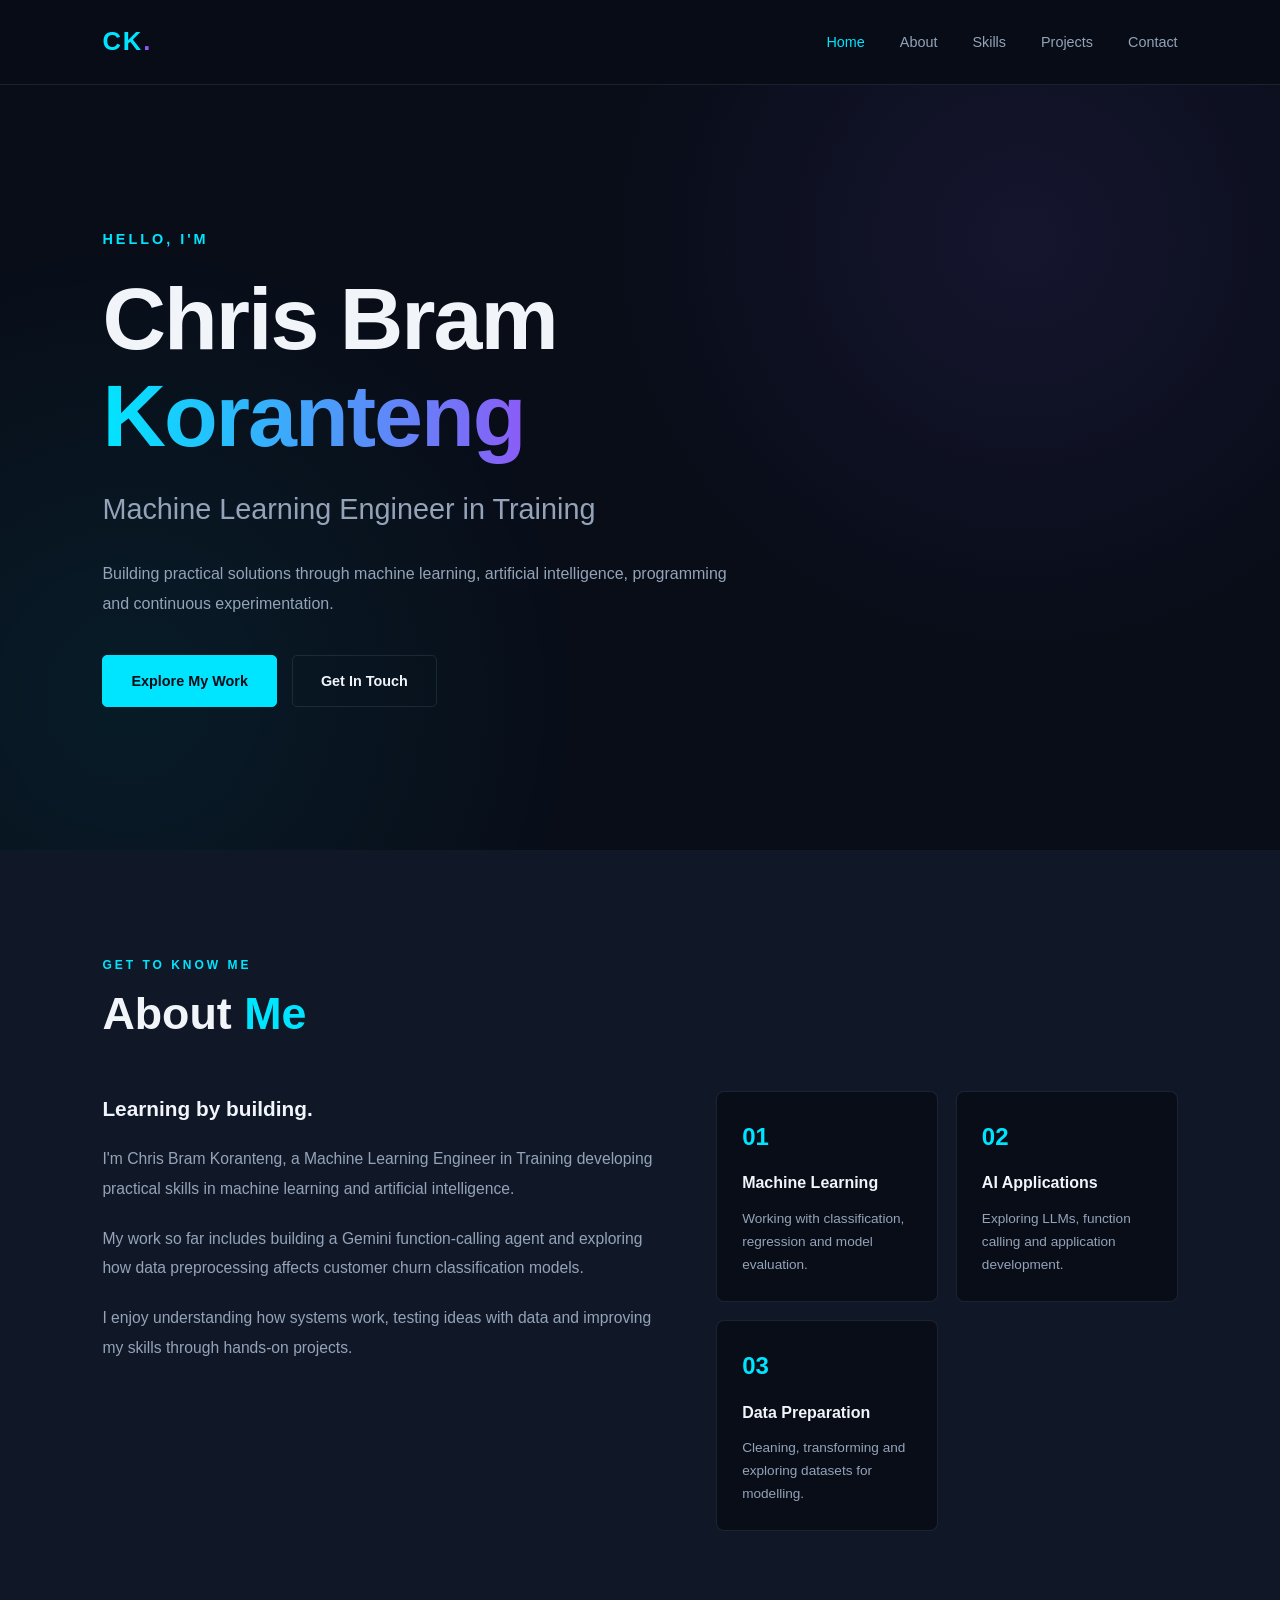
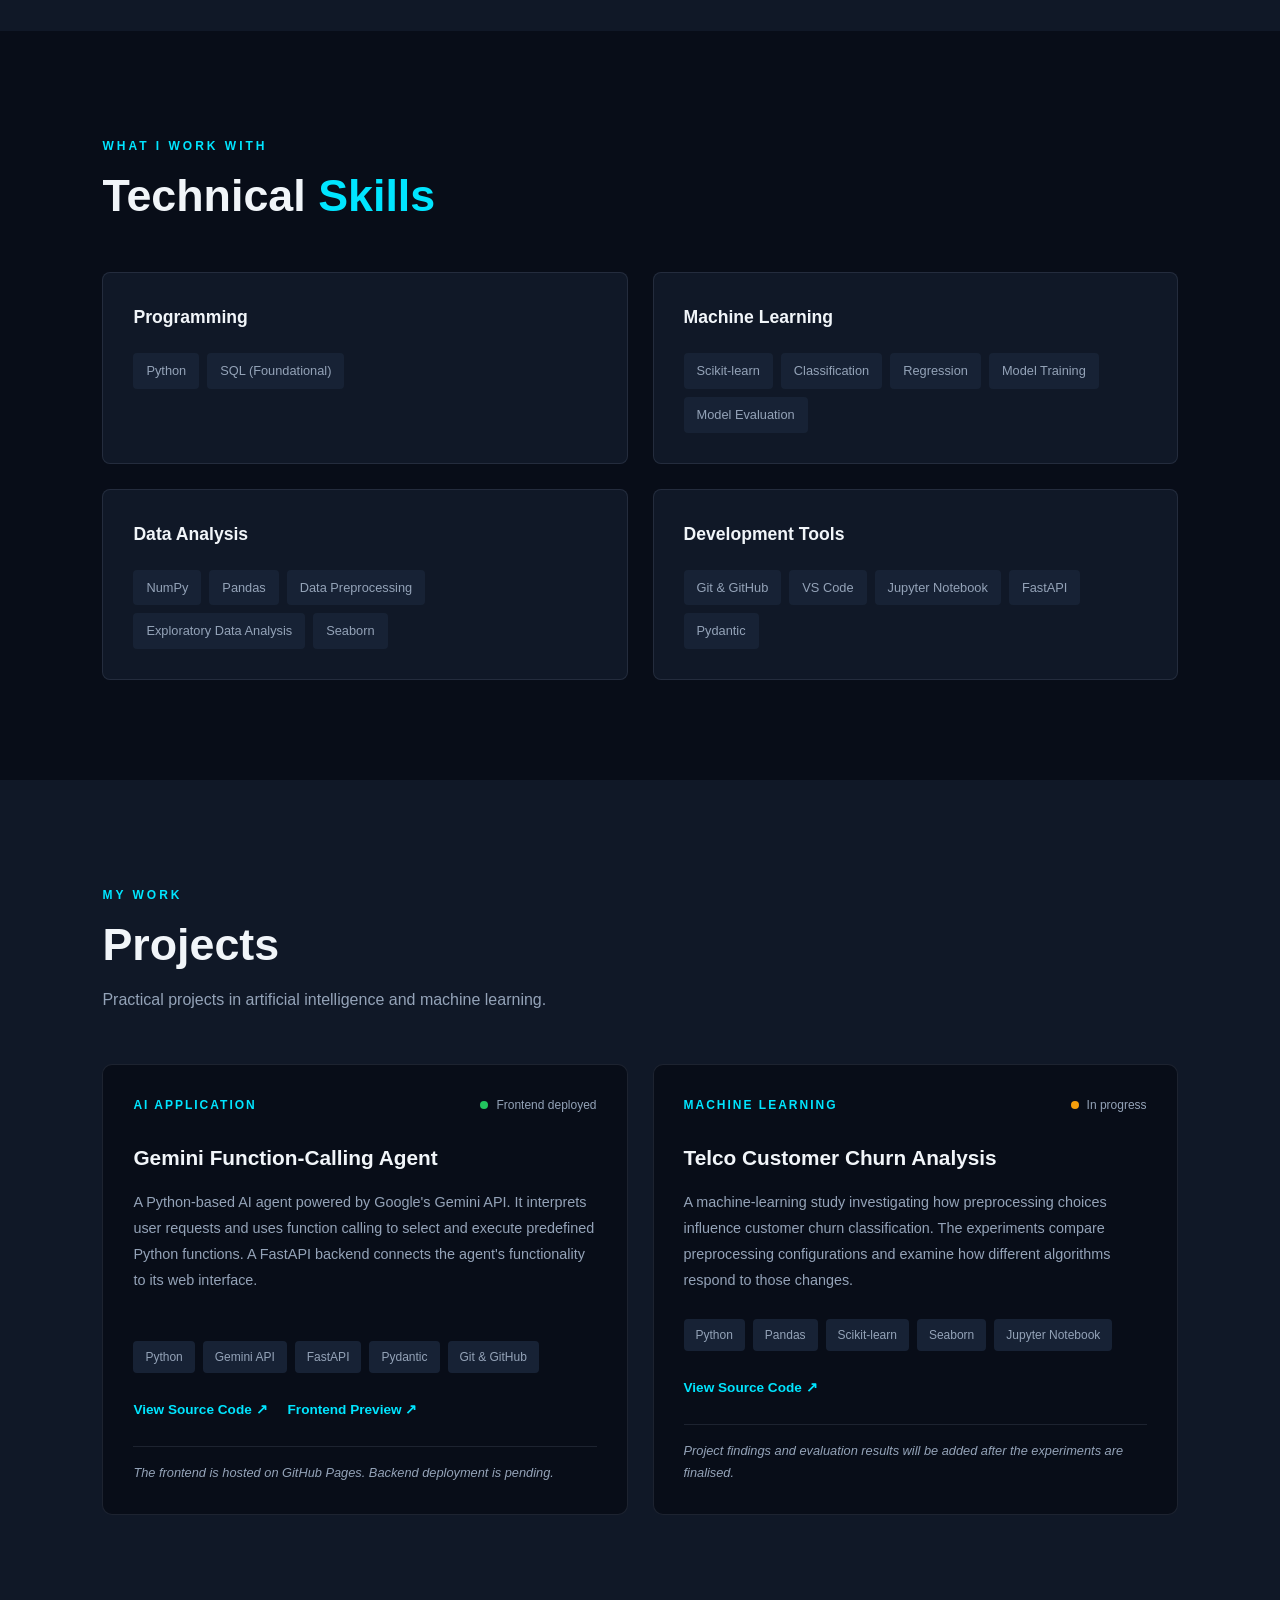
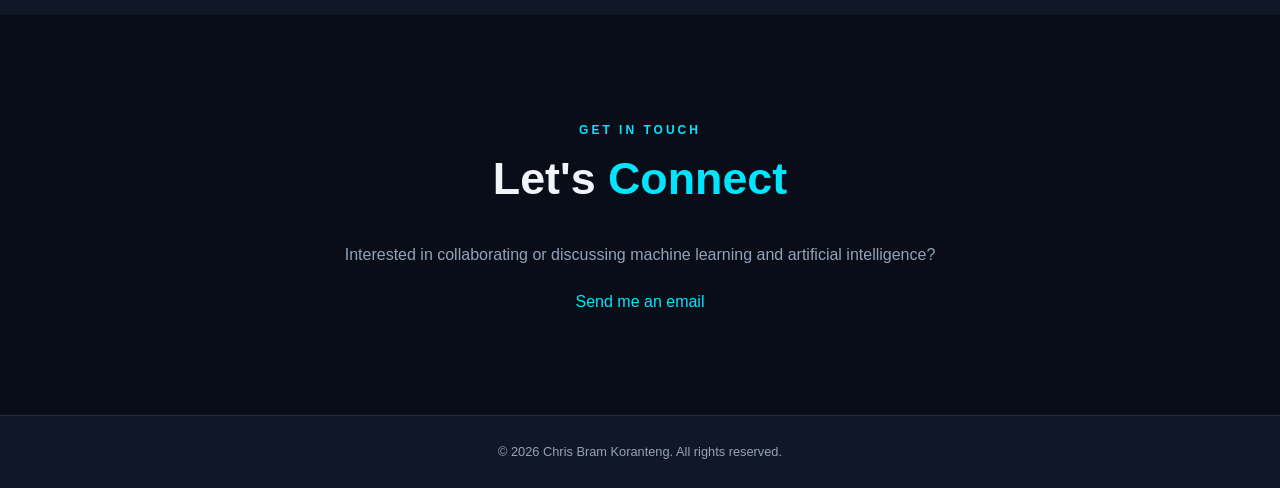
<file: index.html>
<!DOCTYPE html>
<html lang="en">
<head>
    <meta charset="UTF-8">
    <meta name="viewport" content="width=device-width, initial-scale=1.0">
    <meta name="description" content="Chris Bram Koranteng — Machine Learning Engineer in Training, building practical projects in machine learning and artificial intelligence.">

    <title>Chris Bram Koranteng | Machine Learning Engineer in Training</title>
    <link rel="stylesheet" href="style.css">
</head>

<body>

<header>
    <nav class="navbar" aria-label="Main navigation">
        <a href="#home" class="logo">CK<span>.</span></a>

        <ul class="nav-links">
            <li><a href="#home">Home</a></li>
            <li><a href="#about">About</a></li>
            <li><a href="#skills">Skills</a></li>
            <li><a href="#projects">Projects</a></li>
            <li><a href="#contact">Contact</a></li>
        </ul>
    </nav>
</header>

<main>

    <!-- Hero -->
    <section id="home" class="hero">
        <div class="hero-content">

            <p class="intro">HELLO, I'M</p>

            <h1>Chris Bram <span>Koranteng</span></h1>

            <h2>Machine Learning Engineer in Training</h2>

            <p class="hero-description">
                Building practical solutions through machine learning,
                artificial intelligence, programming and continuous experimentation.
            </p>

            <div class="hero-buttons">
                <a href="#projects" class="btn primary-btn">Explore My Work</a>
                <a href="#contact" class="btn secondary-btn">Get In Touch</a>
            </div>

        </div>
    </section>

    <!-- About -->
    <section id="about" class="about-section">

        <div class="section-heading">
            <span class="section-label">GET TO KNOW ME</span>
            <h2>About <span>Me</span></h2>
        </div>

        <div class="about-container">

            <div class="about-text">

                <h3>Learning by building.</h3>

                <p>
                    I'm Chris Bram Koranteng, a Machine Learning Engineer
                    in Training developing practical skills in machine
                    learning and artificial intelligence.
                </p>

                <p>
                    My work so far includes building a Gemini function-calling
                    agent and exploring how data preprocessing affects
                    customer churn classification models.
                </p>

                <p>
                    I enjoy understanding how systems work, testing ideas
                    with data and improving my skills through hands-on projects.
                </p>

            </div>

            <div class="about-details">

                <article class="detail-card">
                    <span class="detail-number">01</span>
                    <div>
                        <h4>Machine Learning</h4>
                        <p>Working with classification, regression and model evaluation.</p>
                    </div>
                </article>

                <article class="detail-card">
                    <span class="detail-number">02</span>
                    <div>
                        <h4>AI Applications</h4>
                        <p>Exploring LLMs, function calling and application development.</p>
                    </div>
                </article>

                <article class="detail-card">
                    <span class="detail-number">03</span>
                    <div>
                        <h4>Data Preparation</h4>
                        <p>Cleaning, transforming and exploring datasets for modelling.</p>
                    </div>
                </article>

            </div>
        </div>
    </section>

    <!-- Skills -->
    <section id="skills" class="skills-section">

        <div class="section-heading">
            <span class="section-label">WHAT I WORK WITH</span>
            <h2>Technical <span>Skills</span></h2>
        </div>

        <div class="skills-grid">

            <div class="skill-card">
                <h3>Programming</h3>
                <ul>
                    <li>Python</li>
                    <li>SQL (Foundational)</li>
                </ul>
            </div>

            <div class="skill-card">
                <h3>Machine Learning</h3>
                <ul>
                    <li>Scikit-learn</li>
                    <li>Classification</li>
                    <li>Regression</li>
                    <li>Model Training</li>
                    <li>Model Evaluation</li>
                </ul>
            </div>

            <div class="skill-card">
                <h3>Data Analysis</h3>
                <ul>
                    <li>NumPy</li>
                    <li>Pandas</li>
                    <li>Data Preprocessing</li>
                    <li>Exploratory Data Analysis</li>
                    <li>Seaborn</li>
                </ul>
            </div>

            <div class="skill-card">
                <h3>Development Tools</h3>
                <ul>
                    <li>Git &amp; GitHub</li>
                    <li>VS Code</li>
                    <li>Jupyter Notebook</li>
                    <li>FastAPI</li>
                    <li>Pydantic</li>
                </ul>
            </div>

        </div>
    </section>

    <!-- Projects -->
    <section id="projects" class="projects-section">

        <div class="container">

            <div class="section-heading">
                <span class="section-label">MY WORK</span>
                <h2>Projects</h2>
                <p>Practical projects in artificial intelligence and machine learning.</p>
            </div>

            <div class="projects-grid">

                <!-- Project 1 -->
                <article class="project-card">

                    <div class="project-top">
                        <span class="project-category">AI APPLICATION</span>

                        <span class="project-status">
                            <span class="status-dot"></span>
                            Frontend deployed
                        </span>
                    </div>

                    <h3>Gemini Function-Calling Agent</h3>

                    <p class="project-description">
                        A Python-based AI agent powered by Google's Gemini API.
                        It interprets user requests and uses function calling
                        to select and execute predefined Python functions.
                        A FastAPI backend connects the agent's functionality
                        to its web interface.
                    </p>

                    <div class="project-tech">
                        <span>Python</span>
                        <span>Gemini API</span>
                        <span>FastAPI</span>
                        <span>Pydantic</span>
                        <span>Git &amp; GitHub</span>
                    </div>

                    <div class="project-links">
                        <a href="https://github.com/ckkoranteng16-spec/first-agent"
                           target="_blank" rel="noopener noreferrer">
                            View Source Code ↗
                        </a>

                        <a href="https://ckkoranteng16-spec.github.io/first-agent/"
                           target="_blank" rel="noopener noreferrer">
                            Frontend Preview ↗
                        </a>
                    </div>

                    <p class="project-note">
                        The frontend is hosted on GitHub Pages.
                        Backend deployment is pending.
                    </p>

                </article>

                <!-- Project 2 -->
                <article class="project-card">

                    <div class="project-top">
                        <span class="project-category">MACHINE LEARNING</span>

                        <span class="project-status">
                            <span class="status-dot status-dot-progress"></span>
                            In progress
                        </span>
                    </div>

                    <h3>Telco Customer Churn Analysis</h3>

                    <p class="project-description">
                        A machine-learning study investigating how preprocessing
                        choices influence customer churn classification.
                        The experiments compare preprocessing configurations
                        and examine how different algorithms respond to those changes.
                    </p>

                    <div class="project-tech">
                        <span>Python</span>
                        <span>Pandas</span>
                        <span>Scikit-learn</span>
                        <span>Seaborn</span>
                        <span>Jupyter Notebook</span>
                    </div>

                    <div class="project-links">
                        <a href="https://github.com/ckkoranteng16-spec/Telco-Churn-Project"
                           target="_blank" rel="noopener noreferrer">
                            View Source Code ↗
                        </a>
                    </div>

                    <p class="project-note">
                        Project findings and evaluation results will be added
                        after the experiments are finalised.
                    </p>

                </article>

            </div>
        </div>
    </section>

    <!-- Contact -->
    <section id="contact" class="contact-section">

        <div class="section-heading">
            <span class="section-label">GET IN TOUCH</span>
            <h2>Let's <span>Connect</span></h2>
        </div>

        <p>
            Interested in collaborating or discussing machine learning
            and artificial intelligence?
        </p>

        <a class="contact-link" href="mailto:ckkoranteng16@gmail.com">
            Send me an email
        </a>

    </section>

</main>

<footer>
    <p>
        &copy; <span id="current-year"></span>
        Chris Bram Koranteng. All rights reserved.
    </p>
</footer>

<script src="../backend/script.js"></script>

</body>
</html>
</file>
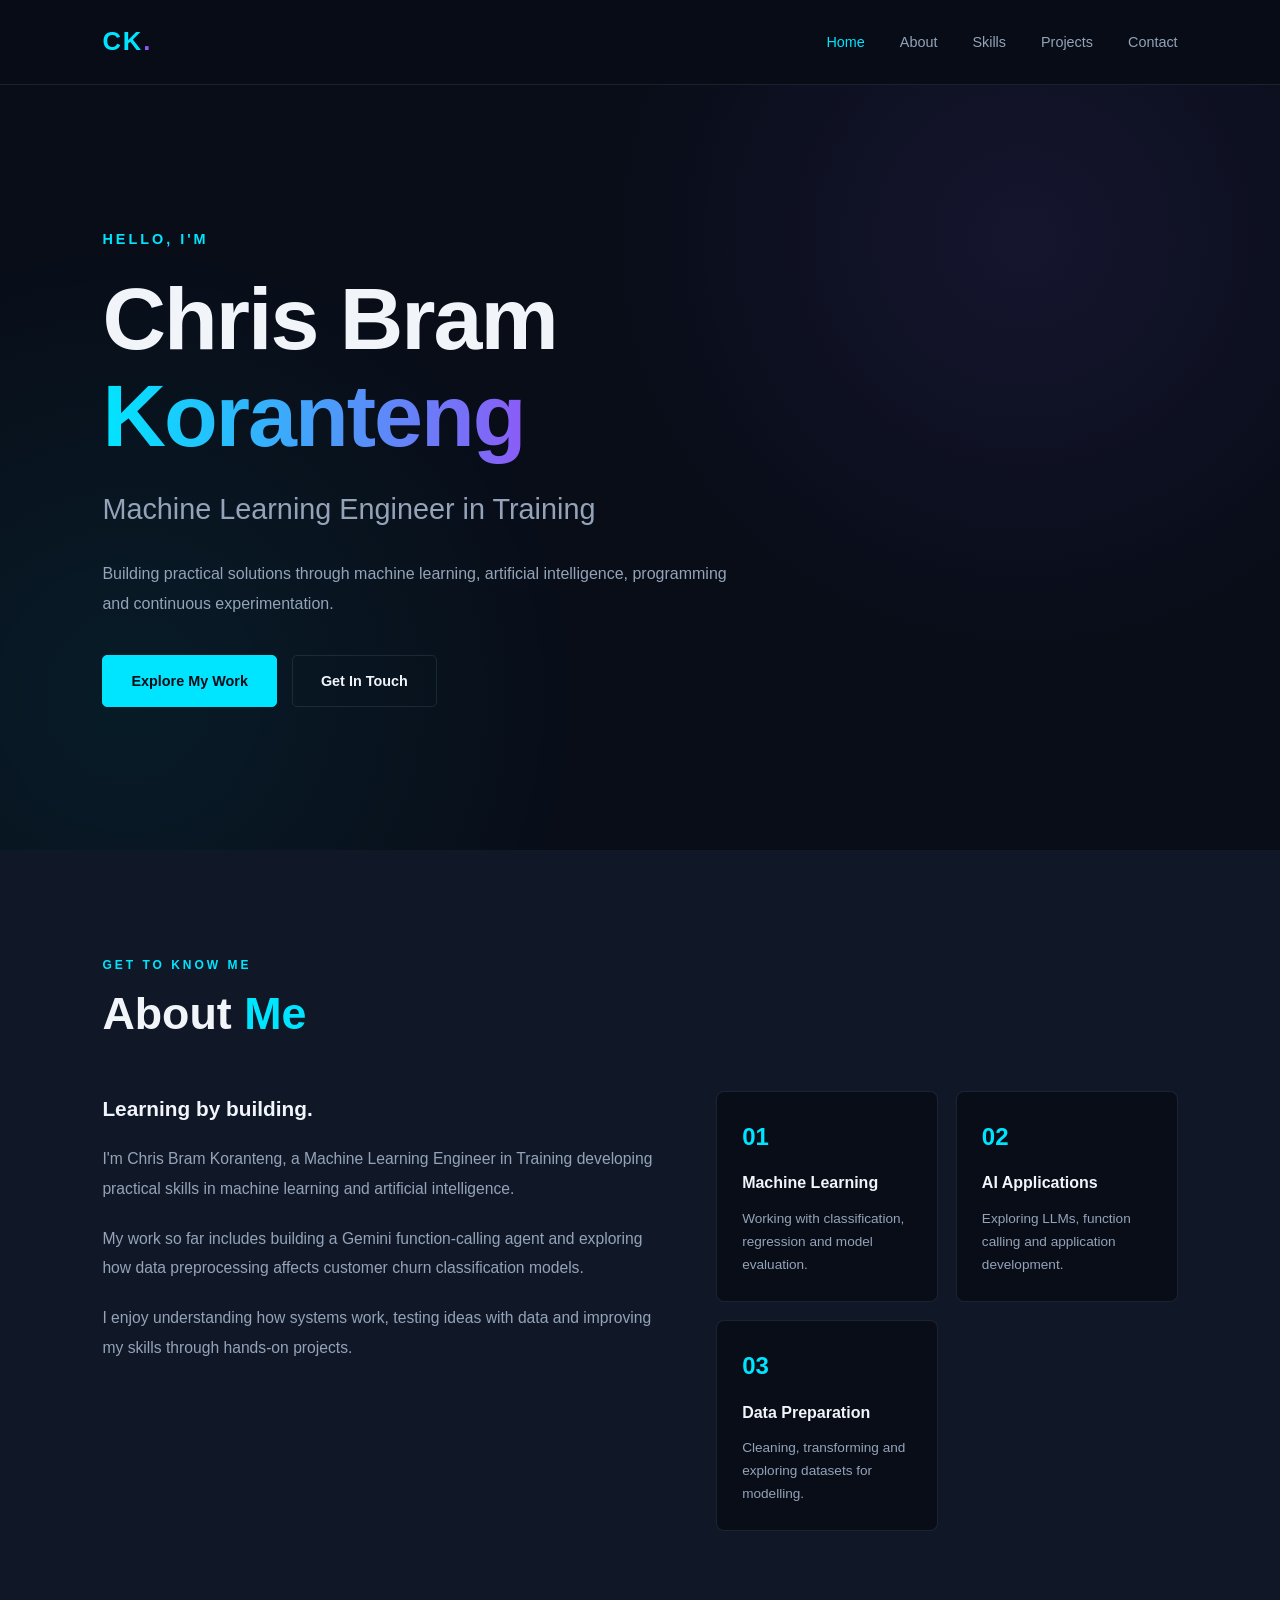
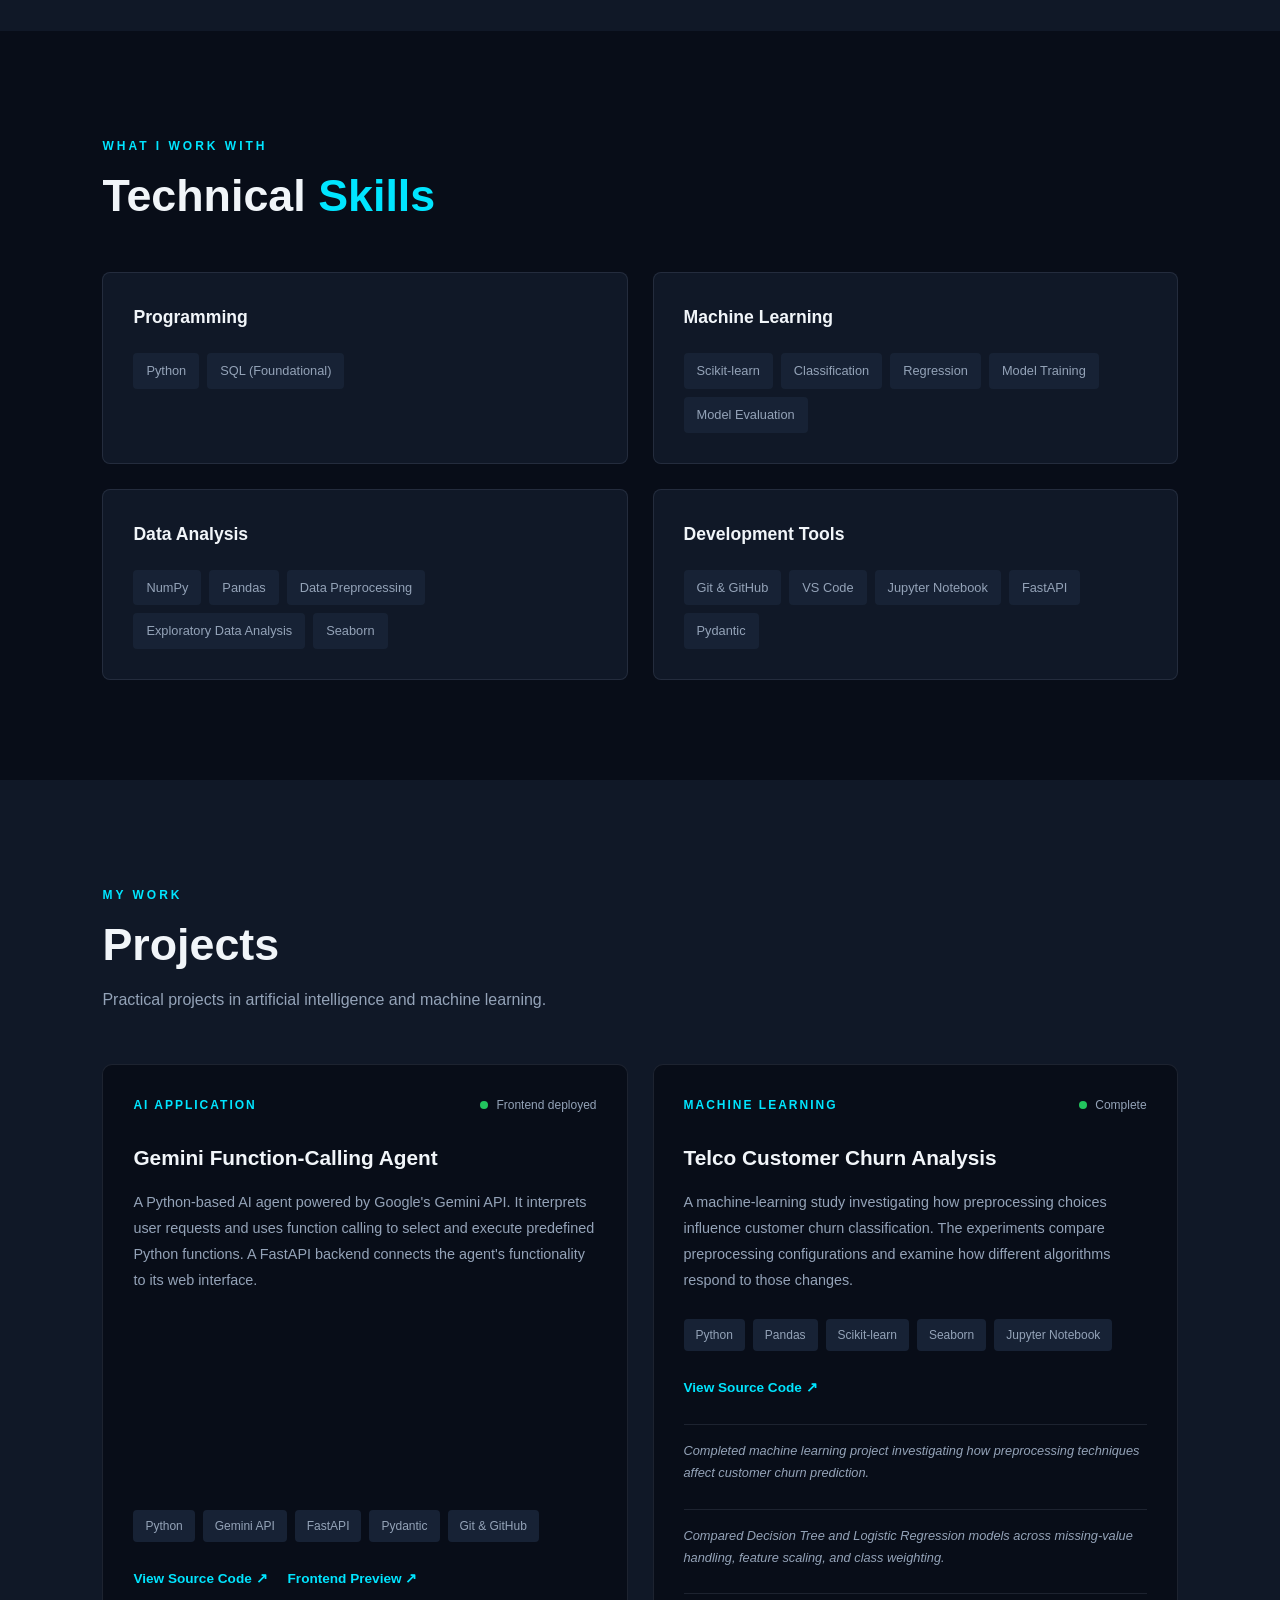
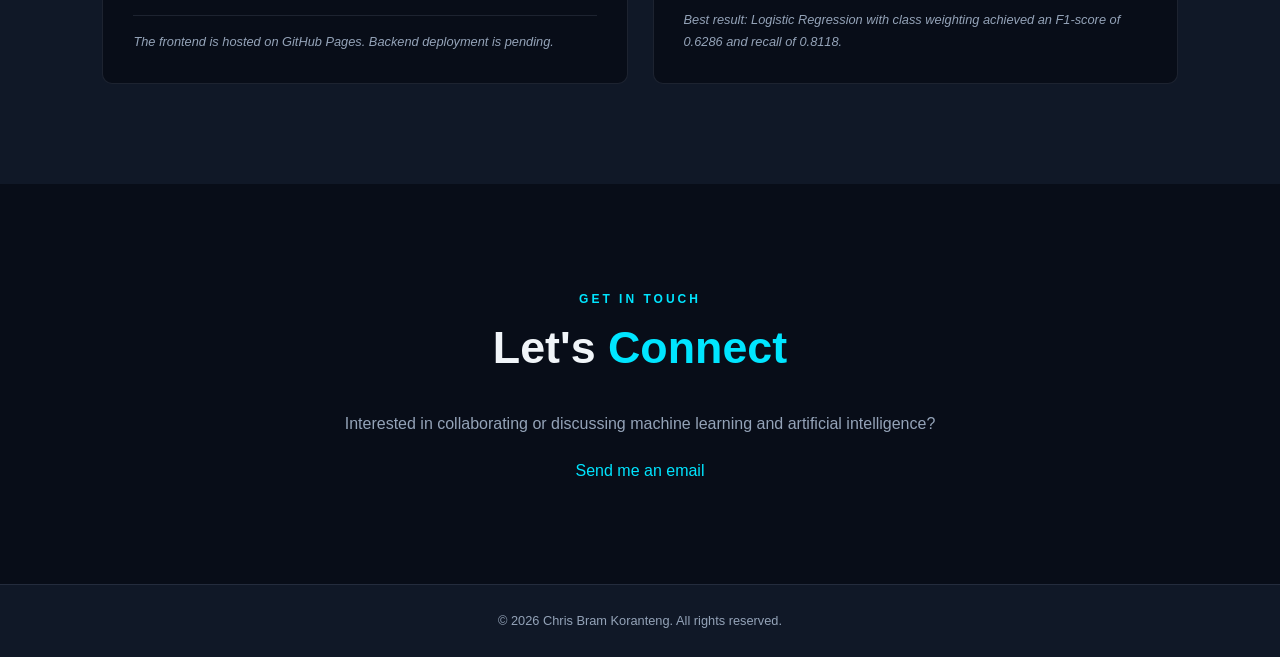
<file: docs/index.html>
<!DOCTYPE html>
<html lang="en">
<head>
    <meta charset="UTF-8">
    <meta name="viewport" content="width=device-width, initial-scale=1.0">
    <meta name="description" content="Chris Bram Koranteng — Machine Learning Engineer in Training, building practical projects in machine learning and artificial intelligence.">

    <title>Chris Bram Koranteng | Machine Learning Engineer in Training</title>
    <link rel="stylesheet" href="style.css">
</head>

<body>

<header>
    <nav class="navbar" aria-label="Main navigation">
        <a href="#home" class="logo">CK<span>.</span></a>

        <ul class="nav-links">
            <li><a href="#home">Home</a></li>
            <li><a href="#about">About</a></li>
            <li><a href="#skills">Skills</a></li>
            <li><a href="#projects">Projects</a></li>
            <li><a href="#contact">Contact</a></li>
        </ul>
    </nav>
</header>

<main>

    <!-- Hero -->
    <section id="home" class="hero">
        <div class="hero-content">

            <p class="intro">HELLO, I'M</p>

            <h1>Chris Bram <span>Koranteng</span></h1>

            <h2>Machine Learning Engineer in Training</h2>

            <p class="hero-description">
                Building practical solutions through machine learning,
                artificial intelligence, programming and continuous experimentation.
            </p>

            <div class="hero-buttons">
                <a href="#projects" class="btn primary-btn">Explore My Work</a>
                <a href="#contact" class="btn secondary-btn">Get In Touch</a>
            </div>

        </div>
    </section>


    <!-- About -->
    <section id="about" class="about-section">

        <div class="section-heading">
            <span class="section-label">GET TO KNOW ME</span>
            <h2>About <span>Me</span></h2>
        </div>

        <div class="about-container">

            <div class="about-text">

                <h3>Learning by building.</h3>

                <p>
                    I'm Chris Bram Koranteng, a Machine Learning Engineer
                    in Training developing practical skills in machine
                    learning and artificial intelligence.
                </p>

                <p>
                    My work so far includes building a Gemini function-calling
                    agent and exploring how data preprocessing affects
                    customer churn classification models.
                </p>

                <p>
                    I enjoy understanding how systems work, testing ideas
                    with data and improving my skills through hands-on projects.
                </p>

            </div>

            <div class="about-details">

                <article class="detail-card">
                    <span class="detail-number">01</span>
                    <div>
                        <h4>Machine Learning</h4>
                        <p>Working with classification, regression and model evaluation.</p>
                    </div>
                </article>

                <article class="detail-card">
                    <span class="detail-number">02</span>
                    <div>
                        <h4>AI Applications</h4>
                        <p>Exploring LLMs, function calling and application development.</p>
                    </div>
                </article>

                <article class="detail-card">
                    <span class="detail-number">03</span>
                    <div>
                        <h4>Data Preparation</h4>
                        <p>Cleaning, transforming and exploring datasets for modelling.</p>
                    </div>
                </article>

            </div>
        </div>
    </section>


    <!-- Skills -->
    <section id="skills" class="skills-section">

        <div class="section-heading">
            <span class="section-label">WHAT I WORK WITH</span>
            <h2>Technical <span>Skills</span></h2>
        </div>

        <div class="skills-grid">

            <div class="skill-card">
                <h3>Programming</h3>
                <ul>
                    <li>Python</li>
                    <li>SQL (Foundational)</li>
                </ul>
            </div>

            <div class="skill-card">
                <h3>Machine Learning</h3>
                <ul>
                    <li>Scikit-learn</li>
                    <li>Classification</li>
                    <li>Regression</li>
                    <li>Model Training</li>
                    <li>Model Evaluation</li>
                </ul>
            </div>

            <div class="skill-card">
                <h3>Data Analysis</h3>
                <ul>
                    <li>NumPy</li>
                    <li>Pandas</li>
                    <li>Data Preprocessing</li>
                    <li>Exploratory Data Analysis</li>
                    <li>Seaborn</li>
                </ul>
            </div>

            <div class="skill-card">
                <h3>Development Tools</h3>
                <ul>
                    <li>Git &amp; GitHub</li>
                    <li>VS Code</li>
                    <li>Jupyter Notebook</li>
                    <li>FastAPI</li>
                    <li>Pydantic</li>
                </ul>
            </div>

        </div>
    </section>


    <!-- Projects -->
    <section id="projects" class="projects-section">

        <div class="container">

            <div class="section-heading">
                <span class="section-label">MY WORK</span>
                <h2>Projects</h2>
                <p>Practical projects in artificial intelligence and machine learning.</p>
            </div>

            <!-- Project cards are generated by JavaScript -->
            <div class="projects-grid" id="projects-grid"></div>

        </div>
    </section>


    <!-- Contact -->
    <section id="contact" class="contact-section">

        <div class="section-heading">
            <span class="section-label">GET IN TOUCH</span>
            <h2>Let's <span>Connect</span></h2>
        </div>

        <p>
            Interested in collaborating or discussing machine learning
            and artificial intelligence?
        </p>

        <a class="contact-link" href="mailto:ckkoranteng16@gmail.com">
            Send me an email
        </a>

    </section>

</main>


<footer>
    <p>
        &copy; <span id="current-year"></span>
        Chris Bram Koranteng. All rights reserved.
    </p>
</footer>


<script src="script.js"></script>

</body>
</html>
</file>
<file: style.css>
/* =========================================
   1. DESIGN SYSTEM
========================================= */

:root {
    --background: #080D18;
    --surface: #101827;
    --surface-light: #172235;

    --primary: #00E5FF;
    --secondary: #8B5CF6;

    --text: #F1F5F9;
    --muted: #94A3B8;

    --border: rgba(148, 163, 184, 0.15);

    --transition: 0.3s ease;
    --container-width: 1100px;
}


/* =========================================
   2. GLOBAL STYLES
========================================= */

* {
    margin: 0;
    padding: 0;
    box-sizing: border-box;
}

html {
    scroll-behavior: smooth;
    scroll-padding-top: 90px;
}

body {
    background: var(--background);
    color: var(--text);
    font-family: 'Inter', 'Segoe UI', sans-serif;
    line-height: 1.7;
    overflow-x: hidden;
}

a {
    color: inherit;
    text-decoration: none;
}

ul {
    list-style: none;
}

section {
    padding: 100px 8%;
}

.container {
    width: 100%;
    max-width: var(--container-width);
    margin: 0 auto;
}


/* =========================================
   3. NAVIGATION
========================================= */

.navbar {
    position: sticky;
    top: 0;
    z-index: 1000;

    display: flex;
    justify-content: space-between;
    align-items: center;

    padding: 20px 8%;

    background: rgba(8, 13, 24, 0.85);
    backdrop-filter: blur(15px);
    -webkit-backdrop-filter: blur(15px);

    border-bottom: 1px solid var(--border);
}

.logo {
    color: var(--primary);
    font-size: 1.6rem;
    font-weight: 800;
    letter-spacing: 2px;
}

.logo span {
    color: var(--secondary);
}

.nav-links {
    display: flex;
    align-items: center;
    gap: 35px;
}

.nav-links a {
    color: var(--muted);
    font-size: 0.9rem;
    font-weight: 500;
    transition: var(--transition);
}

.nav-links a:hover,
.nav-links a.active {
    color: var(--primary);
}


/* =========================================
   4. HERO SECTION
========================================= */

.hero {
    min-height: 85vh;

    display: flex;
    align-items: center;

    padding: 100px 8%;

    background:
        radial-gradient(
            circle at 80% 20%,
            rgba(139, 92, 246, 0.10),
            transparent 35%
        ),
        radial-gradient(
            circle at 10% 80%,
            rgba(0, 229, 255, 0.07),
            transparent 35%
        );
}

.hero-content {
    max-width: 850px;
}

.intro {
    color: var(--primary);
    font-size: 0.9rem;
    font-weight: 600;
    letter-spacing: 3px;
    text-transform: uppercase;
    margin-bottom: 20px;
}

.hero h1 {
    font-size: clamp(2.8rem, 7vw, 5.5rem);
    line-height: 1.1;
    font-weight: 800;
    letter-spacing: -2px;
    margin-bottom: 20px;
}

.hero h1 span {
    background: linear-gradient(
        90deg,
        var(--primary),
        var(--secondary)
    );

    -webkit-background-clip: text;
    background-clip: text;
    color: transparent;
}

.hero h2 {
    color: var(--muted);
    font-size: clamp(1.2rem, 3vw, 1.8rem);
    font-weight: 500;
    margin-bottom: 25px;
}

.hero-description {
    color: var(--muted);
    max-width: 650px;
    font-size: 1rem;
    line-height: 1.9;
    margin-bottom: 35px;
}

.hero-buttons {
    display: flex;
    flex-wrap: wrap;
    gap: 15px;
}


/* =========================================
   5. BUTTONS
========================================= */

.btn {
    display: inline-flex;
    align-items: center;
    justify-content: center;

    padding: 13px 28px;
    border-radius: 5px;

    font-size: 0.9rem;
    font-weight: 600;

    transition: var(--transition);
}

.primary-btn {
    background: var(--primary);
    color: var(--background);
    border: 1px solid var(--primary);
}

.primary-btn:hover {
    background: transparent;
    color: var(--primary);
    transform: translateY(-3px);
}

.secondary-btn {
    background: transparent;
    color: var(--text);
    border: 1px solid var(--border);
}

.secondary-btn:hover {
    border-color: var(--primary);
    color: var(--primary);
    transform: translateY(-3px);
}


/* =========================================
   6. SECTION HEADINGS
========================================= */

.section-heading {
    margin-bottom: 50px;
}

.section-label {
    display: inline-block;
    color: var(--primary);
    font-size: 0.75rem;
    font-weight: 700;
    letter-spacing: 3px;
    margin-bottom: 12px;
}

.section-heading h2 {
    font-size: clamp(2rem, 4vw, 2.8rem);
    font-weight: 700;
    line-height: 1.2;
    margin-bottom: 15px;
}

.section-heading h2 span {
    color: var(--primary);
}

.section-heading p {
    color: var(--muted);
    max-width: 650px;
}


/* =========================================
   7. ABOUT SECTION
========================================= */

.about-section {
    background: var(--surface);
}

.about-container {
    display: grid;
    grid-template-columns: 1.2fr 1fr;
    gap: 60px;
    align-items: start;
}

.about-text h3 {
    font-size: 1.3rem;
    margin-bottom: 18px;
}

.about-text p {
    color: var(--muted);
    font-size: 0.98rem;
    line-height: 1.9;
    margin-bottom: 20px;
}

.about-details {
    display: grid;
    grid-template-columns: repeat(2, 1fr);
    gap: 18px;
}

.detail-card {
    background: var(--background);
    border: 1px solid var(--border);
    padding: 25px;
    border-radius: 8px;
    transition: var(--transition);
}

.detail-card:hover {
    border-color: var(--primary);
    transform: translateY(-5px);
}

.detail-number {
    display: block;
    color: var(--primary);
    font-size: 1.5rem;
    font-weight: 800;
    margin-bottom: 12px;
}

.detail-card h4 {
    font-size: 1rem;
    margin-bottom: 10px;
}

.detail-card p {
    color: var(--muted);
    font-size: 0.85rem;
    line-height: 1.7;
}


/* =========================================
   8. SKILLS SECTION
========================================= */

.skills-section {
    background: var(--background);
}

.skills-grid {
    display: grid;
    grid-template-columns: repeat(2, 1fr);
    gap: 25px;
}

.skill-card {
    background: var(--surface);
    border: 1px solid var(--border);
    padding: 30px;
    border-radius: 8px;
    transition: var(--transition);
}

.skill-card:hover {
    border-color: var(--primary);
    transform: translateY(-5px);
}

.skill-card h3 {
    color: var(--text);
    font-size: 1.1rem;
    margin-bottom: 20px;
}

.skill-card ul {
    display: flex;
    flex-wrap: wrap;
    gap: 8px;
}

.skill-card li {
    background: var(--surface-light);
    color: var(--muted);
    padding: 7px 13px;
    border-radius: 4px;
    font-size: 0.8rem;
    transition: var(--transition);
}

.skill-card li:hover {
    color: var(--primary);
    background: rgba(0, 229, 255, 0.08);
}


/* =========================================
   9. PROJECTS SECTION
========================================= */

.projects-section {
    background: var(--surface);
}

.projects-grid {
    display: grid;
    grid-template-columns: repeat(2, minmax(0, 1fr));
    gap: 25px;
}

.project-card {
    display: flex;
    flex-direction: column;

    background: var(--background);
    border: 1px solid var(--border);
    border-radius: 10px;
    padding: 30px;

    transition: var(--transition);
}

.project-card:hover {
    border-color: var(--primary);
    transform: translateY(-5px);
}

.project-top {
    display: flex;
    justify-content: space-between;
    align-items: center;
    flex-wrap: wrap;
    gap: 12px;
    margin-bottom: 25px;
}

.project-category {
    color: var(--primary);
    font-size: 0.75rem;
    font-weight: 700;
    letter-spacing: 2px;
}

.project-status {
    display: flex;
    align-items: center;
    gap: 8px;
    color: var(--muted);
    font-size: 0.75rem;
}

.status-dot {
    width: 8px;
    height: 8px;
    display: inline-block;
    border-radius: 50%;
    background: #22C55E;
}

.status-dot-progress {
    background: #F59E0B;
}

.project-card h3 {
    font-size: 1.3rem;
    margin-bottom: 15px;
}

.project-description {
    color: var(--muted);
    font-size: 0.9rem;
    line-height: 1.8;
    flex-grow: 1;
}

.project-tech {
    display: flex;
    flex-wrap: wrap;
    gap: 8px;
    margin: 25px 0;
}

.project-tech span {
    background: var(--surface-light);
    color: var(--muted);
    padding: 6px 12px;
    border-radius: 4px;
    font-size: 0.75rem;
}

.project-links {
    display: flex;
    flex-wrap: wrap;
    gap: 20px;
}

.project-links a {
    display: inline-flex;
    align-items: center;
    gap: 8px;
    color: var(--primary);
    font-size: 0.85rem;
    font-weight: 600;
    transition: var(--transition);
}

.project-links a:hover {
    color: var(--secondary);
    transform: translateX(3px);
}

.project-note {
    margin-top: 25px;
    padding-top: 15px;
    border-top: 1px solid var(--border);
    color: var(--muted);
    font-size: 0.8rem;
    font-style: italic;
}


/* =========================================
   10. CONTACT SECTION
========================================= */

.contact-section {
    background: var(--background);
    text-align: center;
}

.contact-section .section-heading {
    max-width: 650px;
    margin: 0 auto 35px;
}

.contact-section .section-heading p {
    margin: 0 auto;
}

.contact-section > p {
    color: var(--muted);
    margin-bottom: 20px;
}

.contact-link {
    color: var(--primary);
    transition: var(--transition);
}

.contact-link:hover {
    color: var(--secondary);
}


/* =========================================
   11. FOOTER
========================================= */

footer {
    padding: 25px 8%;
    background: var(--surface);
    border-top: 1px solid var(--border);
    text-align: center;
}

footer p {
    color: var(--muted);
    font-size: 0.8rem;
}


/* =========================================
   12. RESPONSIVE DESIGN
========================================= */

@media (max-width: 900px) {

    section {
        padding: 85px 6%;
    }

    .navbar {
        padding: 18px 6%;
    }

    .about-container {
        grid-template-columns: 1fr;
        gap: 35px;
    }
}

@media (max-width: 768px) {

    section {
        padding: 75px 6%;
    }

    .navbar {
        flex-direction: column;
        gap: 18px;
    }

    .nav-links {
        flex-wrap: wrap;
        justify-content: center;
        gap: 18px;
    }

    .nav-links a {
        font-size: 0.8rem;
    }

    .hero {
        min-height: 75vh;
        padding: 80px 6%;
    }

    .hero h1 {
        letter-spacing: -1px;
    }

    .skills-grid,
    .projects-grid {
        grid-template-columns: 1fr;
    }

    .about-details {
        grid-template-columns: 1fr 1fr;
    }
}

@media (max-width: 480px) {

    section {
        padding: 65px 5%;
    }

    .nav-links {
        gap: 12px;
    }

    .hero {
        padding: 70px 5%;
    }

    .hero-buttons {
        flex-direction: column;
        align-items: stretch;
    }

    .btn {
        width: 100%;
    }

    .about-details {
        grid-template-columns: 1fr;
    }

    .project-top {
        align-items: flex-start;
        flex-direction: column;
    }

    .project-links {
        flex-direction: column;
        gap: 15px;
    }

    .skill-card,
    .project-card {
        padding: 22px;
    }
}


/* =========================================
   13. ACCESSIBILITY
========================================= */

a:focus-visible,
button:focus-visible {
    outline: 2px solid var(--primary);
    outline-offset: 4px;
}

@media (prefers-reduced-motion: reduce) {

    *,
    *::before,
    *::after {
        scroll-behavior: auto !important;
        transition-duration: 0.01ms !important;
        animation-duration: 0.01ms !important;
    }
}
</file>
<file: docs/style.css>
/* =========================================
   1. DESIGN SYSTEM
========================================= */

:root {
    --background: #080D18;
    --surface: #101827;
    --surface-light: #172235;

    --primary: #00E5FF;
    --secondary: #8B5CF6;

    --text: #F1F5F9;
    --muted: #94A3B8;

    --border: rgba(148, 163, 184, 0.15);

    --transition: 0.3s ease;
    --container-width: 1100px;
}


/* =========================================
   2. GLOBAL STYLES
========================================= */

* {
    margin: 0;
    padding: 0;
    box-sizing: border-box;
}

html {
    scroll-behavior: smooth;
    scroll-padding-top: 90px;
}

body {
    background: var(--background);
    color: var(--text);
    font-family: 'Inter', 'Segoe UI', sans-serif;
    line-height: 1.7;
    overflow-x: hidden;
}

a {
    color: inherit;
    text-decoration: none;
}

ul {
    list-style: none;
}

section {
    padding: 100px 8%;
}

.container {
    width: 100%;
    max-width: var(--container-width);
    margin: 0 auto;
}


/* =========================================
   3. NAVIGATION
========================================= */

.navbar {
    position: sticky;
    top: 0;
    z-index: 1000;

    display: flex;
    justify-content: space-between;
    align-items: center;

    padding: 20px 8%;

    background: rgba(8, 13, 24, 0.85);
    backdrop-filter: blur(15px);
    -webkit-backdrop-filter: blur(15px);

    border-bottom: 1px solid var(--border);
}

.logo {
    color: var(--primary);
    font-size: 1.6rem;
    font-weight: 800;
    letter-spacing: 2px;
}

.logo span {
    color: var(--secondary);
}

.nav-links {
    display: flex;
    align-items: center;
    gap: 35px;
}

.nav-links a {
    color: var(--muted);
    font-size: 0.9rem;
    font-weight: 500;
    transition: var(--transition);
}

.nav-links a:hover,
.nav-links a.active {
    color: var(--primary);
}


/* =========================================
   4. HERO SECTION
========================================= */

.hero {
    min-height: 85vh;

    display: flex;
    align-items: center;

    padding: 100px 8%;

    background:
        radial-gradient(
            circle at 80% 20%,
            rgba(139, 92, 246, 0.10),
            transparent 35%
        ),
        radial-gradient(
            circle at 10% 80%,
            rgba(0, 229, 255, 0.07),
            transparent 35%
        );
}

.hero-content {
    max-width: 850px;
}

.intro {
    color: var(--primary);
    font-size: 0.9rem;
    font-weight: 600;
    letter-spacing: 3px;
    text-transform: uppercase;
    margin-bottom: 20px;
}

.hero h1 {
    font-size: clamp(2.8rem, 7vw, 5.5rem);
    line-height: 1.1;
    font-weight: 800;
    letter-spacing: -2px;
    margin-bottom: 20px;
}

.hero h1 span {
    background: linear-gradient(
        90deg,
        var(--primary),
        var(--secondary)
    );

    -webkit-background-clip: text;
    background-clip: text;
    color: transparent;
}

.hero h2 {
    color: var(--muted);
    font-size: clamp(1.2rem, 3vw, 1.8rem);
    font-weight: 500;
    margin-bottom: 25px;
}

.hero-description {
    color: var(--muted);
    max-width: 650px;
    font-size: 1rem;
    line-height: 1.9;
    margin-bottom: 35px;
}

.hero-buttons {
    display: flex;
    flex-wrap: wrap;
    gap: 15px;
}


/* =========================================
   5. BUTTONS
========================================= */

.btn {
    display: inline-flex;
    align-items: center;
    justify-content: center;

    padding: 13px 28px;
    border-radius: 5px;

    font-size: 0.9rem;
    font-weight: 600;

    transition: var(--transition);
}

.primary-btn {
    background: var(--primary);
    color: var(--background);
    border: 1px solid var(--primary);
}

.primary-btn:hover {
    background: transparent;
    color: var(--primary);
    transform: translateY(-3px);
}

.secondary-btn {
    background: transparent;
    color: var(--text);
    border: 1px solid var(--border);
}

.secondary-btn:hover {
    border-color: var(--primary);
    color: var(--primary);
    transform: translateY(-3px);
}


/* =========================================
   6. SECTION HEADINGS
========================================= */

.section-heading {
    margin-bottom: 50px;
}

.section-label {
    display: inline-block;
    color: var(--primary);
    font-size: 0.75rem;
    font-weight: 700;
    letter-spacing: 3px;
    margin-bottom: 12px;
}

.section-heading h2 {
    font-size: clamp(2rem, 4vw, 2.8rem);
    font-weight: 700;
    line-height: 1.2;
    margin-bottom: 15px;
}

.section-heading h2 span {
    color: var(--primary);
}

.section-heading p {
    color: var(--muted);
    max-width: 650px;
}


/* =========================================
   7. ABOUT SECTION
========================================= */

.about-section {
    background: var(--surface);
}

.about-container {
    display: grid;
    grid-template-columns: 1.2fr 1fr;
    gap: 60px;
    align-items: start;
}

.about-text h3 {
    font-size: 1.3rem;
    margin-bottom: 18px;
}

.about-text p {
    color: var(--muted);
    font-size: 0.98rem;
    line-height: 1.9;
    margin-bottom: 20px;
}

.about-details {
    display: grid;
    grid-template-columns: repeat(2, 1fr);
    gap: 18px;
}

.detail-card {
    background: var(--background);
    border: 1px solid var(--border);
    padding: 25px;
    border-radius: 8px;
    transition: var(--transition);
}

.detail-card:hover {
    border-color: var(--primary);
    transform: translateY(-5px);
}

.detail-number {
    display: block;
    color: var(--primary);
    font-size: 1.5rem;
    font-weight: 800;
    margin-bottom: 12px;
}

.detail-card h4 {
    font-size: 1rem;
    margin-bottom: 10px;
}

.detail-card p {
    color: var(--muted);
    font-size: 0.85rem;
    line-height: 1.7;
}


/* =========================================
   8. SKILLS SECTION
========================================= */

.skills-section {
    background: var(--background);
}

.skills-grid {
    display: grid;
    grid-template-columns: repeat(2, 1fr);
    gap: 25px;
}

.skill-card {
    background: var(--surface);
    border: 1px solid var(--border);
    padding: 30px;
    border-radius: 8px;
    transition: var(--transition);
}

.skill-card:hover {
    border-color: var(--primary);
    transform: translateY(-5px);
}

.skill-card h3 {
    color: var(--text);
    font-size: 1.1rem;
    margin-bottom: 20px;
}

.skill-card ul {
    display: flex;
    flex-wrap: wrap;
    gap: 8px;
}

.skill-card li {
    background: var(--surface-light);
    color: var(--muted);
    padding: 7px 13px;
    border-radius: 4px;
    font-size: 0.8rem;
    transition: var(--transition);
}

.skill-card li:hover {
    color: var(--primary);
    background: rgba(0, 229, 255, 0.08);
}


/* =========================================
   9. PROJECTS SECTION
========================================= */

.projects-section {
    background: var(--surface);
}

.projects-grid {
    display: grid;
    grid-template-columns: repeat(2, minmax(0, 1fr));
    gap: 25px;
}

.project-card {
    display: flex;
    flex-direction: column;

    background: var(--background);
    border: 1px solid var(--border);
    border-radius: 10px;
    padding: 30px;

    transition: var(--transition);
}

.project-card:hover {
    border-color: var(--primary);
    transform: translateY(-5px);
}

.project-top {
    display: flex;
    justify-content: space-between;
    align-items: center;
    flex-wrap: wrap;
    gap: 12px;
    margin-bottom: 25px;
}

.project-category {
    color: var(--primary);
    font-size: 0.75rem;
    font-weight: 700;
    letter-spacing: 2px;
}

.project-status {
    display: flex;
    align-items: center;
    gap: 8px;
    color: var(--muted);
    font-size: 0.75rem;
}

.status-dot {
    width: 8px;
    height: 8px;
    display: inline-block;
    border-radius: 50%;
    background: #22C55E;
}

.status-dot-progress {
    background: #F59E0B;
}

.project-card h3 {
    font-size: 1.3rem;
    margin-bottom: 15px;
}

.project-description {
    color: var(--muted);
    font-size: 0.9rem;
    line-height: 1.8;
    flex-grow: 1;
}

.project-tech {
    display: flex;
    flex-wrap: wrap;
    gap: 8px;
    margin: 25px 0;
}

.project-tech span {
    background: var(--surface-light);
    color: var(--muted);
    padding: 6px 12px;
    border-radius: 4px;
    font-size: 0.75rem;
}

.project-links {
    display: flex;
    flex-wrap: wrap;
    gap: 20px;
}

.project-links a {
    display: inline-flex;
    align-items: center;
    gap: 8px;
    color: var(--primary);
    font-size: 0.85rem;
    font-weight: 600;
    transition: var(--transition);
}

.project-links a:hover {
    color: var(--secondary);
    transform: translateX(3px);
}

.project-note {
    margin-top: 25px;
    padding-top: 15px;
    border-top: 1px solid var(--border);
    color: var(--muted);
    font-size: 0.8rem;
    font-style: italic;
}


/* =========================================
   10. CONTACT SECTION
========================================= */

.contact-section {
    background: var(--background);
    text-align: center;
}

.contact-section .section-heading {
    max-width: 650px;
    margin: 0 auto 35px;
}

.contact-section .section-heading p {
    margin: 0 auto;
}

.contact-section > p {
    color: var(--muted);
    margin-bottom: 20px;
}

.contact-link {
    color: var(--primary);
    transition: var(--transition);
}

.contact-link:hover {
    color: var(--secondary);
}


/* =========================================
   11. FOOTER
========================================= */

footer {
    padding: 25px 8%;
    background: var(--surface);
    border-top: 1px solid var(--border);
    text-align: center;
}

footer p {
    color: var(--muted);
    font-size: 0.8rem;
}


/* =========================================
   12. RESPONSIVE DESIGN
========================================= */

@media (max-width: 900px) {

    section {
        padding: 85px 6%;
    }

    .navbar {
        padding: 18px 6%;
    }

    .about-container {
        grid-template-columns: 1fr;
        gap: 35px;
    }
}

@media (max-width: 768px) {

    section {
        padding: 75px 6%;
    }

    .navbar {
        flex-direction: column;
        gap: 18px;
    }

    .nav-links {
        flex-wrap: wrap;
        justify-content: center;
        gap: 18px;
    }

    .nav-links a {
        font-size: 0.8rem;
    }

    .hero {
        min-height: 75vh;
        padding: 80px 6%;
    }

    .hero h1 {
        letter-spacing: -1px;
    }

    .skills-grid,
    .projects-grid {
        grid-template-columns: 1fr;
    }

    .about-details {
        grid-template-columns: 1fr 1fr;
    }
}

@media (max-width: 480px) {

    section {
        padding: 65px 5%;
    }

    .nav-links {
        gap: 12px;
    }

    .hero {
        padding: 70px 5%;
    }

    .hero-buttons {
        flex-direction: column;
        align-items: stretch;
    }

    .btn {
        width: 100%;
    }

    .about-details {
        grid-template-columns: 1fr;
    }

    .project-top {
        align-items: flex-start;
        flex-direction: column;
    }

    .project-links {
        flex-direction: column;
        gap: 15px;
    }

    .skill-card,
    .project-card {
        padding: 22px;
    }
}


/* =========================================
   13. ACCESSIBILITY
========================================= */

a:focus-visible,
button:focus-visible {
    outline: 2px solid var(--primary);
    outline-offset: 4px;
}

@media (prefers-reduced-motion: reduce) {

    *,
    *::before,
    *::after {
        scroll-behavior: auto !important;
        transition-duration: 0.01ms !important;
        animation-duration: 0.01ms !important;
    }
}
</file>
